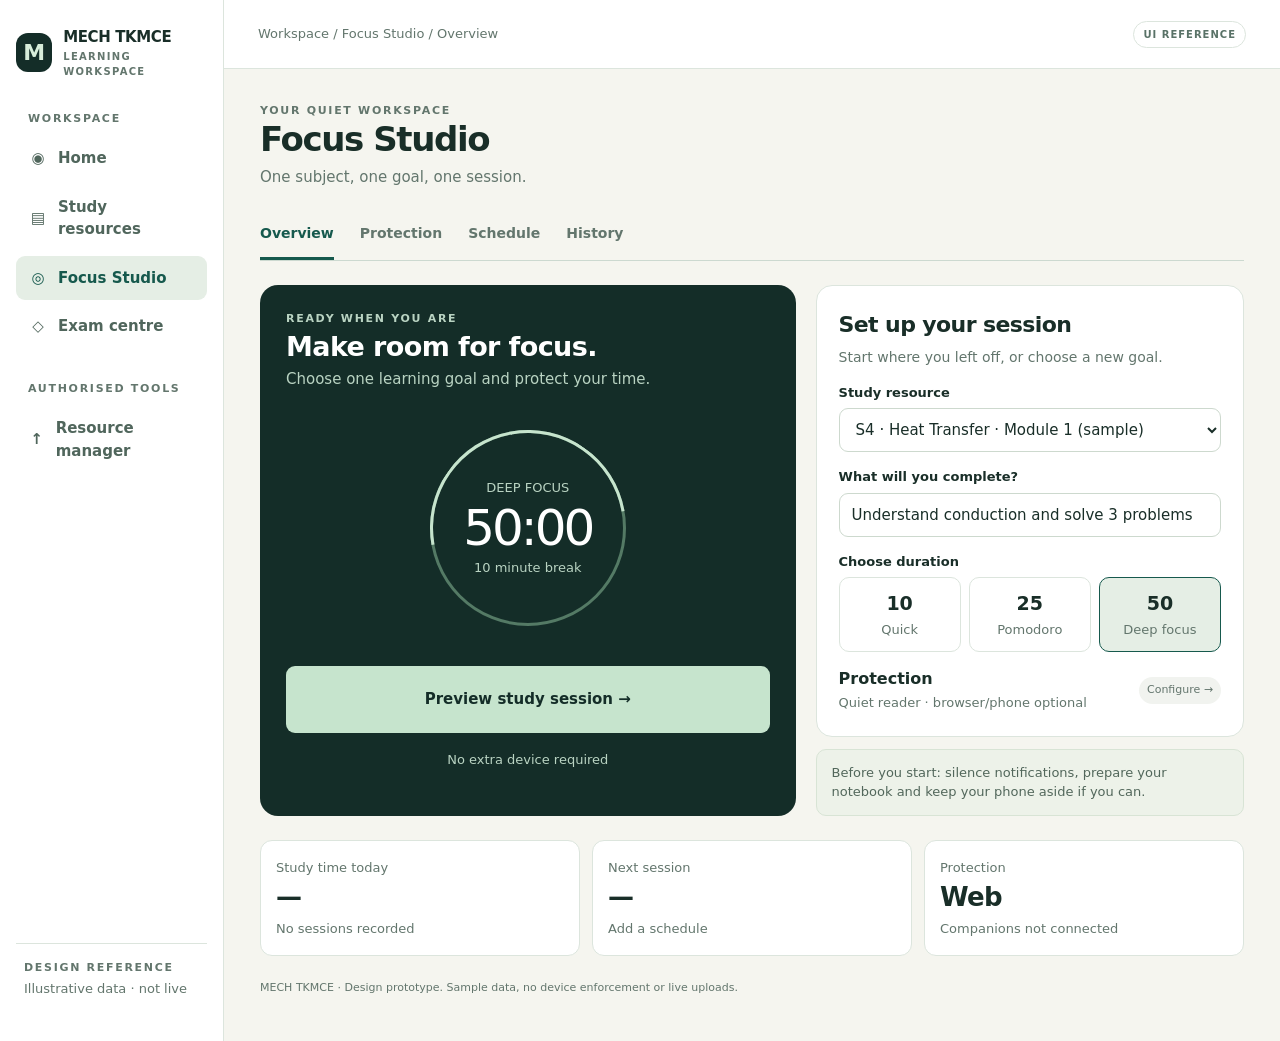
<file: design_pack/MECH_TKMCE_Unified_Upgrade/design/index.html>
<!doctype html><html lang="en"><head><meta charset="utf-8"><meta name="viewport" content="width=device-width, initial-scale=1"><title>Overview | MECH TKMCE UI reference</title><link rel="stylesheet" href="style.css"></head><body><div class="shell"><aside class="sidebar"><div class="brand"><div class="logo">M</div><div>MECH TKMCE<small>LEARNING WORKSPACE</small></div></div><div class="nav"><div class="eyebrow">Workspace</div><a class="" href="index.html"><span class="symbol">◉</span>Home</a><a class="" href="index.html"><span class="symbol">▤</span>Study resources</a><a class="active" href="index.html"><span class="symbol">◎</span>Focus Studio</a><a class="" href="index.html"><span class="symbol">◇</span>Exam centre</a></div><div class="nav"><div class="eyebrow">Authorised tools</div><a href="upload.html"><span class="symbol">↑</span>Resource manager</a></div><div class="sidebottom"><div class="eyebrow">Design reference</div><small>Illustrative data · not live</small></div></aside><main class="main"><header class="top"><div class="mobilebrand"><div class="brand"><div class="logo">M</div><div>MECH TKMCE<small>LEARNING WORKSPACE</small></div></div></div><div class="crumb">Workspace / Focus Studio / Overview</div><span class="demo">UI REFERENCE</span></header><div class="wrap"><div class="heading"><div><div class="eyebrow">Your quiet workspace</div><h1>Focus Studio</h1><p>One subject, one goal, one session.</p></div></div><div class="tabs"><a class="sel" href="index.html">Overview</a><a class="" href="protection.html">Protection</a><a class="" href="schedule.html">Schedule</a><a class="" href="history.html">History</a></div><div class="columns"><section class="hero"><div><div class="eyebrow">Ready when you are</div><h2>Make room for focus.</h2><p>Choose one learning goal and protect your time.</p></div><div class="timer"><small>DEEP FOCUS</small><span class="digits">50:00</span><small>10 minute break</small></div><a class="button light block" href="reader.html">Preview study session →</a><small style="text-align:center">No extra device required</small></section><div class="stack"><section class="card form"><div><h2>Set up your session</h2><p>Start where you left off, or choose a new goal.</p></div><div class="field"><label>Study resource</label><select><option>S4 · Heat Transfer · Module 1 (sample)</option><option>Paper study · No digital resource</option></select></div><div class="field"><label>What will you complete?</label><input value="Understand conduction and solve 3 problems"></div><div class="field"><label>Choose duration</label><div class="presets"><button class="preset"><strong>10</strong><small>Quick</small></button><button class="preset"><strong>25</strong><small>Pomodoro</small></button><button class="preset on"><strong>50</strong><small>Deep focus</small></button></div></div><a href="protection.html" class="row"><div><h3>Protection</h3><small>Quiet reader · browser/phone optional</small></div><span class="status">Configure →</span></a></section><div class="notice">Before you start: silence notifications, prepare your notebook and keep your phone aside if you can.</div></div></div><div class="stats"><div class="stat"><small>Study time today</small><strong>—</strong><small>No sessions recorded</small></div><div class="stat"><small>Next session</small><strong>—</strong><small>Add a schedule</small></div><div class="stat"><small>Protection</small><strong>Web</strong><small>Companions not connected</small></div></div><div class="footer">MECH TKMCE · Design prototype. Sample data, no device enforcement or live uploads.</div></div></main></div></body></html>
</file>
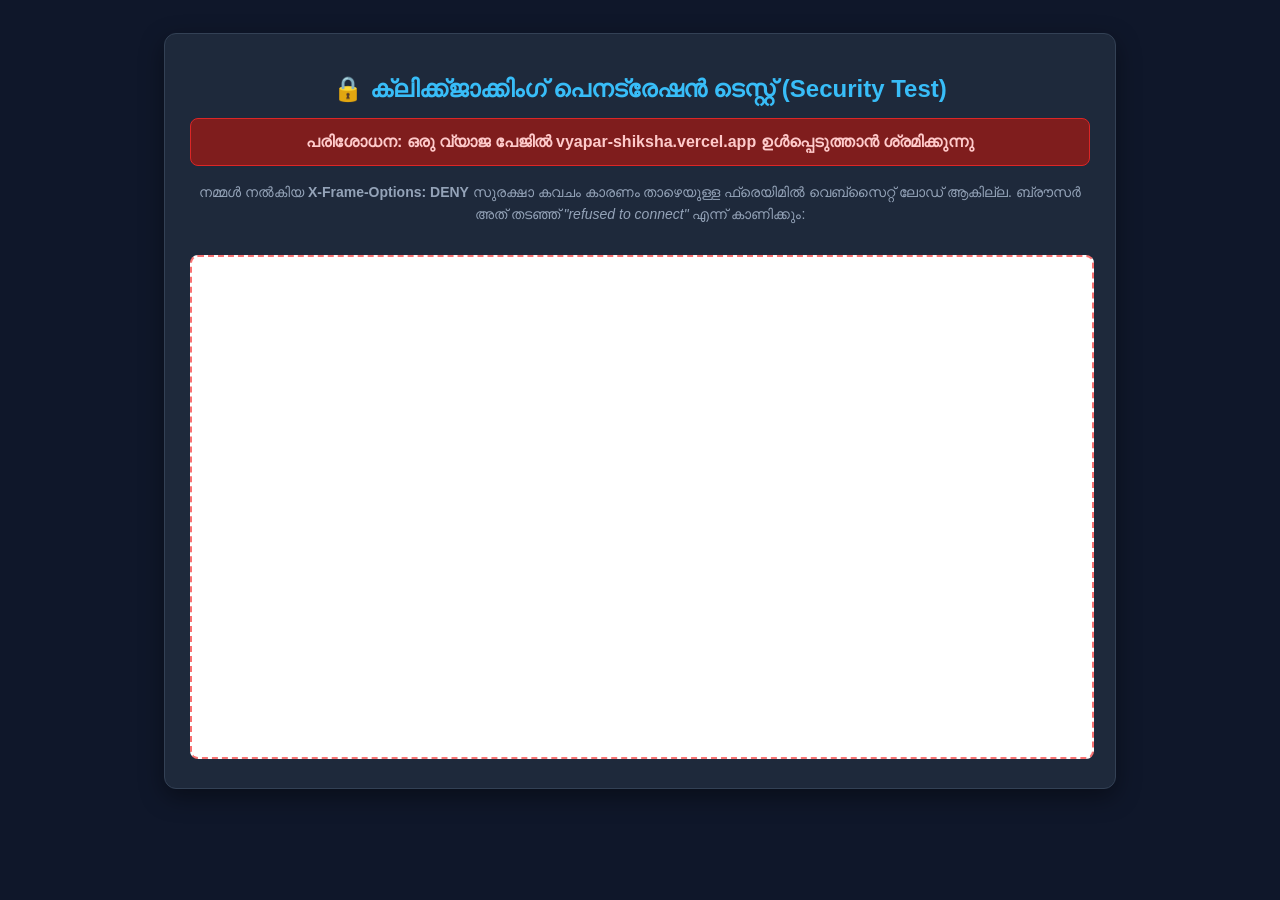
<file: clickjack-test.html>
<!DOCTYPE html>
<html lang="ml">
<head>
    <meta charset="UTF-8">
    <meta name="viewport" content="width=device-width, initial-scale=1.0">
    <title>ക്ലിക്ക്ജാക്കിംഗ് സുരക്ഷാ ടെസ്റ്റ് - Vyapar Shiksha</title>
    <style>
        body { font-family: -apple-system, BlinkMacSystemFont, 'Segoe UI', Roboto, sans-serif; padding: 25px; background: #0f172a; color: #f8fafc; text-align: center; }
        .card { background: #1e293b; padding: 25px; border-radius: 12px; max-width: 900px; margin: 0 auto; box-shadow: 0 8px 24px rgba(0,0,0,0.4); border: 1px solid #334155; }
        h1 { color: #38bdf8; font-size: 24px; margin-bottom: 12px; }
        .status-box { background: #7f1d1d; color: #fecaca; padding: 14px; border-radius: 8px; font-weight: 600; margin: 15px 0; border: 1px solid #dc2626; }
        iframe { border: 2px dashed #f87171; border-radius: 8px; width: 100%; height: 500px; margin-top: 15px; background: #ffffff; }
        .note { font-size: 14px; color: #94a3b8; margin-top: 15px; line-height: 1.6; }
    </style>
</head>
<body>
    <div class="card">
        <h1>🔒 ക്ലിക്ക്ജാക്കിംഗ് പെനട്രേഷൻ ടെസ്റ്റ് (Security Test)</h1>
        <div class="status-box">
            പരിശോധന: ഒരു വ്യാജ പേജിൽ vyapar-shiksha.vercel.app ഉൾപ്പെടുത്താൻ ശ്രമിക്കുന്നു
        </div>
        <p class="note">
            നമ്മൾ നൽകിയ <strong>X-Frame-Options: DENY</strong> സുരക്ഷാ കവചം കാരണം താഴെയുള്ള ഫ്രെയിമിൽ വെബ്സൈറ്റ് ലോഡ് ആകില്ല. ബ്രൗസർ അത് തടഞ്ഞ് <em>"refused to connect"</em> എന്ന് കാണിക്കും:
        </p>
        <iframe src="https://vyapar-shiksha.vercel.app"></iframe>
    </div>
</body>
</html>
</file>
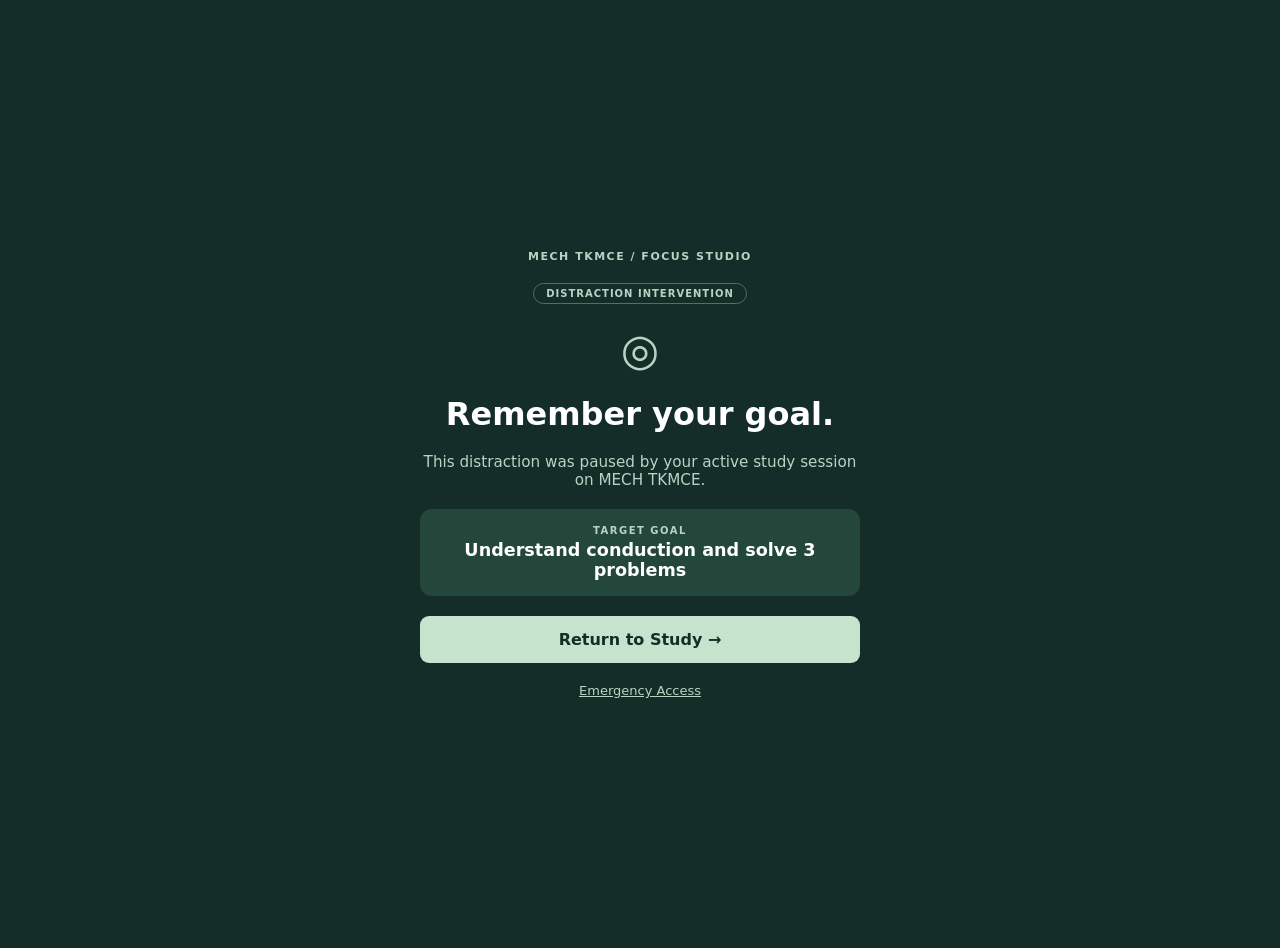
<file: extension/intervention.html>
<!doctype html>
<html lang="en">
<head>
  <meta charset="utf-8">
  <title>Remember your goal | MECH TKMCE</title>
  <style>
    body {
      margin: 0;
      background: #142D28;
      color: #FFFFFF;
      font-family: system-ui, -apple-system, sans-serif;
      min-height: 100vh;
      display: grid;
      place-items: center;
      padding: 24px;
      text-align: center;
    }
    main {
      max-width: 440px;
      width: 100%;
      display: grid;
      gap: 20px;
    }
    .eyebrow {
      font-size: 11px;
      letter-spacing: 1.5px;
      text-transform: uppercase;
      color: #B9D3C2;
      font-weight: 700;
    }
    .badge {
      display: inline-block;
      font-size: 10px;
      letter-spacing: 1px;
      font-weight: 700;
      color: #B9D3C2;
      border: 1px solid #507265;
      border-radius: 20px;
      padding: 4px 12px;
      justify-self: center;
    }
    h1 {
      font-size: 2rem;
      margin: 0;
    }
    p {
      color: #B9D3C2;
      font-size: 0.95rem;
      margin: 0;
    }
    .goal-box {
      background: #24473b;
      padding: 16px;
      border-radius: 12px;
    }
    .btn {
      display: block;
      background: #C6E4CD;
      color: #142D28;
      padding: 14px;
      border-radius: 9px;
      font-weight: 700;
      text-decoration: none;
      font-size: 1rem;
    }
    .links {
      display: flex;
      justify-content: center;
      gap: 20px;
      font-size: 13px;
    }
    .links a {
      color: #B9D3C2;
      text-decoration: underline;
    }
  </style>
</head>
<body>
  <main>
    <div class="eyebrow">MECH TKMCE / FOCUS STUDIO</div>
    <div class="badge">DISTRACTION INTERVENTION</div>
    <div style="font-size: 44px; color: #B9D3C2;">◎</div>
    <h1>Remember your goal.</h1>
    <p>This distraction was paused by your active study session on MECH TKMCE.</p>
    <div class="goal-box">
      <div class="eyebrow" style="font-size: 10px; margin-bottom: 4px;">TARGET GOAL</div>
      <h3 style="margin: 0; font-size: 1.1rem;">Understand conduction and solve 3 problems</h3>
    </div>
    <a href="https://mechtkmce.vercel.app/#focus" class="btn" target="_blank">Return to Study &rarr;</a>
    <div class="links">
      <a href="https://mechtkmce.vercel.app/#dashboard">Emergency Access</a>
    </div>
  </main>
</body>
</html>
</file>
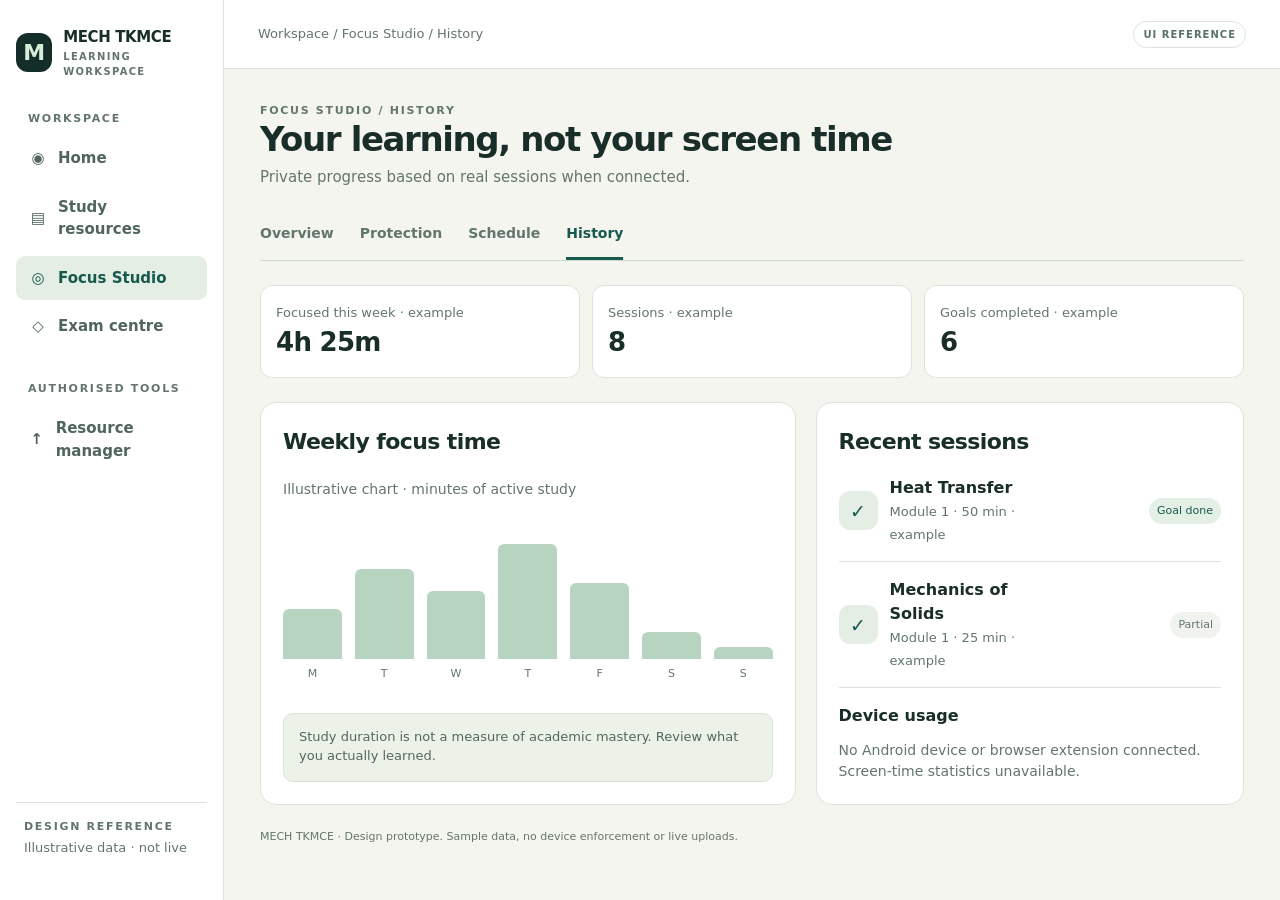
<file: design_pack/MECH_TKMCE_Unified_Upgrade/design/history.html>
<!doctype html><html lang="en"><head><meta charset="utf-8"><meta name="viewport" content="width=device-width, initial-scale=1"><title>History | MECH TKMCE UI reference</title><link rel="stylesheet" href="style.css"></head><body><div class="shell"><aside class="sidebar"><div class="brand"><div class="logo">M</div><div>MECH TKMCE<small>LEARNING WORKSPACE</small></div></div><div class="nav"><div class="eyebrow">Workspace</div><a class="" href="index.html"><span class="symbol">◉</span>Home</a><a class="" href="index.html"><span class="symbol">▤</span>Study resources</a><a class="active" href="index.html"><span class="symbol">◎</span>Focus Studio</a><a class="" href="index.html"><span class="symbol">◇</span>Exam centre</a></div><div class="nav"><div class="eyebrow">Authorised tools</div><a href="upload.html"><span class="symbol">↑</span>Resource manager</a></div><div class="sidebottom"><div class="eyebrow">Design reference</div><small>Illustrative data · not live</small></div></aside><main class="main"><header class="top"><div class="mobilebrand"><div class="brand"><div class="logo">M</div><div>MECH TKMCE<small>LEARNING WORKSPACE</small></div></div></div><div class="crumb">Workspace / Focus Studio / History</div><span class="demo">UI REFERENCE</span></header><div class="wrap"><div class="heading"><div><div class="eyebrow">Focus Studio / history</div><h1>Your learning, not your screen time</h1><p>Private progress based on real sessions when connected.</p></div></div><div class="tabs"><a class="" href="index.html">Overview</a><a class="" href="protection.html">Protection</a><a class="" href="schedule.html">Schedule</a><a class="sel" href="history.html">History</a></div><div class="stats"><div class="stat"><small>Focused this week · example</small><strong>4h 25m</strong></div><div class="stat"><small>Sessions · example</small><strong>8</strong></div><div class="stat"><small>Goals completed · example</small><strong>6</strong></div></div><div class="columns"><section class="card stack"><h2>Weekly focus time</h2><p>Illustrative chart · minutes of active study</p><div class="chart"><div class="bar" style="height:40%"><span>M</span></div><div class="bar" style="height:72%"><span>T</span></div><div class="bar" style="height:55%"><span>W</span></div><div class="bar" style="height:92%"><span>T</span></div><div class="bar" style="height:61%"><span>F</span></div><div class="bar" style="height:22%"><span>S</span></div><div class="bar" style="height:10%"><span>S</span></div></div><div style="height:24px"></div><div class="notice">Study duration is not a measure of academic mastery. Review what you actually learned.</div></section><section class="card stack"><h2>Recent sessions</h2><div class="row"><div class="left"><span class="ico">✓</span><div><h3>Heat Transfer</h3><small>Module 1 · 50 min · example</small></div></div><span class="status good">Goal done</span></div><div class="line"></div><div class="row"><div class="left"><span class="ico">✓</span><div><h3>Mechanics of Solids</h3><small>Module 1 · 25 min · example</small></div></div><span class="status ">Partial</span></div><div class="line"></div><h3>Device usage</h3><p>No Android device or browser extension connected. Screen-time statistics unavailable.</p></section></div><div class="footer">MECH TKMCE · Design prototype. Sample data, no device enforcement or live uploads.</div></div></main></div></body></html>
</file>
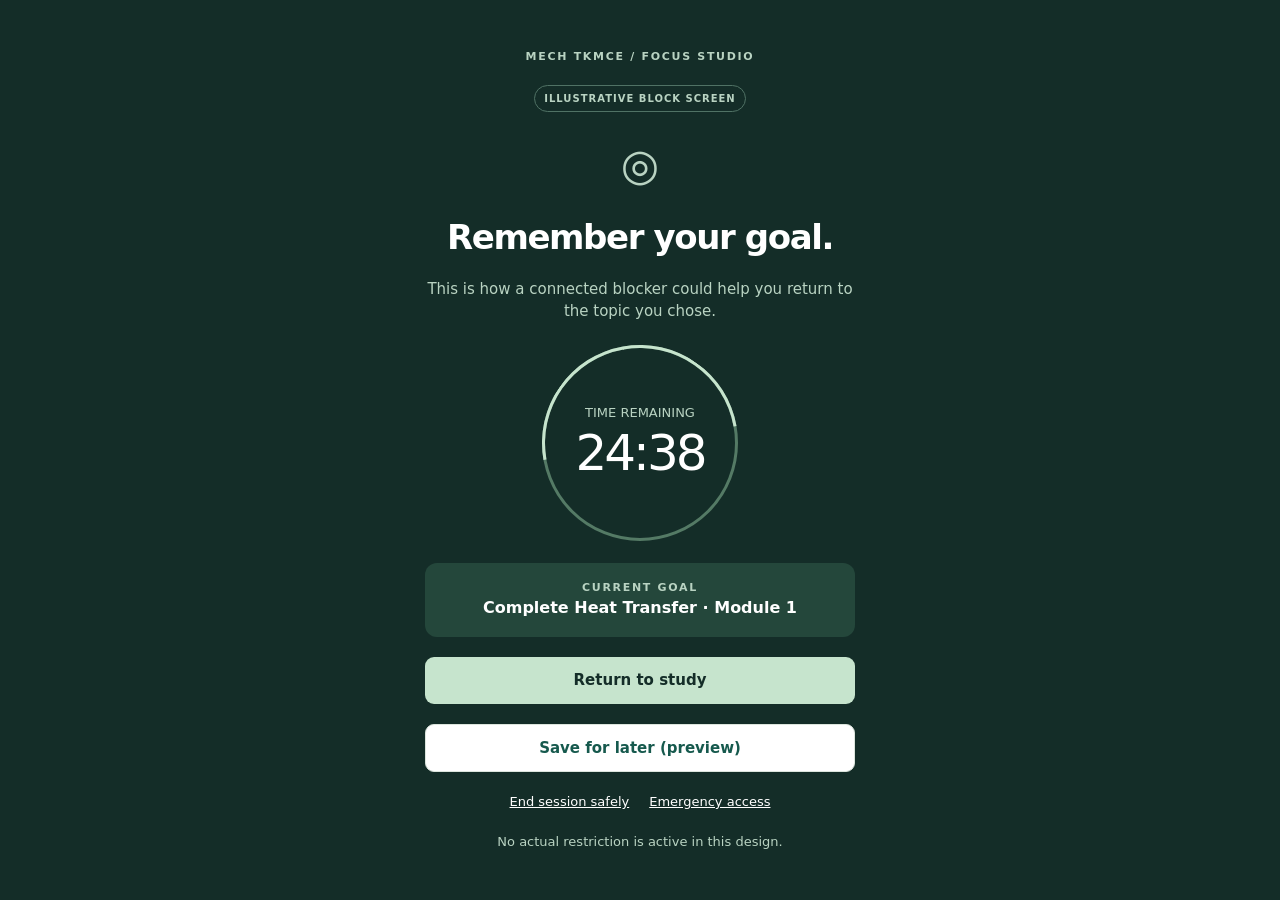
<file: design_pack/MECH_TKMCE_Unified_Upgrade/design/intervention.html>
<!doctype html><html lang="en"><head><meta charset="utf-8"><meta name="viewport" content="width=device-width,initial-scale=1"><title>Restriction screen | design reference</title><link rel="stylesheet" href="style.css"></head><body style="background:#142d28;color:white;min-height:100vh;display:grid;place-items:center;padding:18px"><main style="max-width:430px;width:100%;display:grid;gap:20px;text-align:center"><div class="eyebrow" style="color:#b9d3c2">MECH TKMCE / FOCUS STUDIO</div><span class="demo" style="color:#b9d3c2;border-color:#507265;justify-self:center">ILLUSTRATIVE BLOCK SCREEN</span><div style="font-size:44px;color:#b9d3c2">◎</div><h1>Remember your goal.</h1><p style="color:#b9d3c2">This is how a connected blocker could help you return to the topic you chose.</p><div class="timer"><small style="color:#b9d3c2">TIME REMAINING</small><span class="digits">24:38</span></div><div style="padding:17px;border-radius:12px;background:#24473b"><div class="eyebrow" style="color:#b9d3c2">CURRENT GOAL</div><h3>Complete Heat Transfer · Module 1</h3></div><a href="reader.html" class="button light block">Return to study</a><button class="button secondary" onclick="alert('Design reference: no device is restricted')">Save for later (preview)</button><div style="display:flex;justify-content:center;gap:20px;font-size:13px"><a href="index.html" style="text-decoration:underline">End session safely</a><a href="index.html" style="text-decoration:underline">Emergency access</a></div><small style="color:#b9d3c2">No actual restriction is active in this design.</small></main></body></html>
</file>
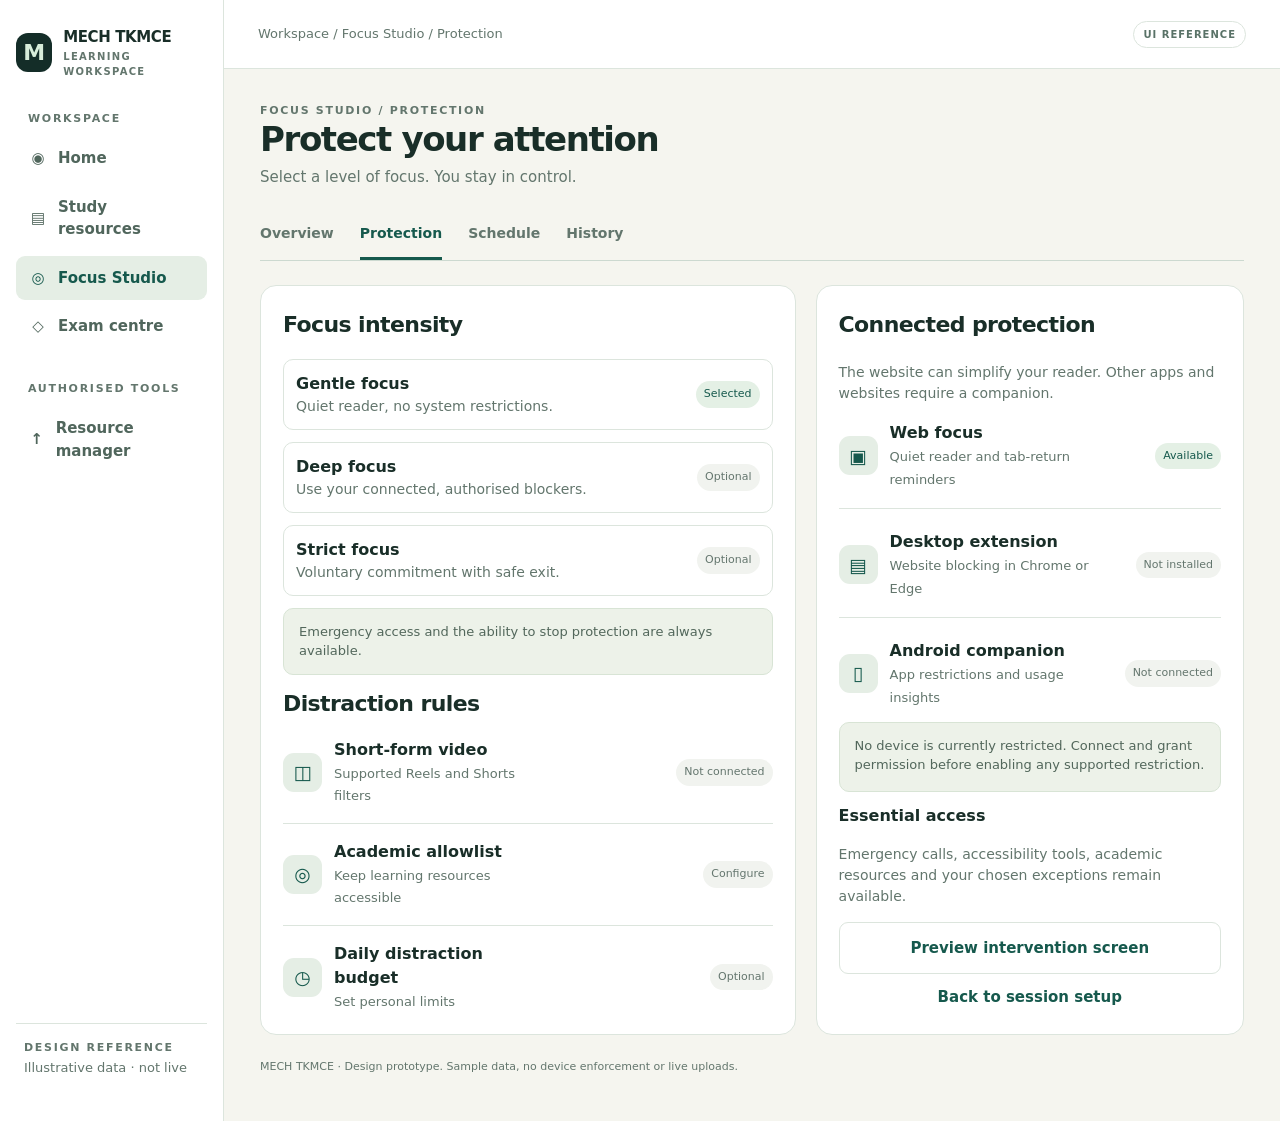
<file: design_pack/MECH_TKMCE_Unified_Upgrade/design/protection.html>
<!doctype html><html lang="en"><head><meta charset="utf-8"><meta name="viewport" content="width=device-width, initial-scale=1"><title>Protection | MECH TKMCE UI reference</title><link rel="stylesheet" href="style.css"></head><body><div class="shell"><aside class="sidebar"><div class="brand"><div class="logo">M</div><div>MECH TKMCE<small>LEARNING WORKSPACE</small></div></div><div class="nav"><div class="eyebrow">Workspace</div><a class="" href="index.html"><span class="symbol">◉</span>Home</a><a class="" href="index.html"><span class="symbol">▤</span>Study resources</a><a class="active" href="index.html"><span class="symbol">◎</span>Focus Studio</a><a class="" href="index.html"><span class="symbol">◇</span>Exam centre</a></div><div class="nav"><div class="eyebrow">Authorised tools</div><a href="upload.html"><span class="symbol">↑</span>Resource manager</a></div><div class="sidebottom"><div class="eyebrow">Design reference</div><small>Illustrative data · not live</small></div></aside><main class="main"><header class="top"><div class="mobilebrand"><div class="brand"><div class="logo">M</div><div>MECH TKMCE<small>LEARNING WORKSPACE</small></div></div></div><div class="crumb">Workspace / Focus Studio / Protection</div><span class="demo">UI REFERENCE</span></header><div class="wrap"><div class="heading"><div><div class="eyebrow">Focus Studio / protection</div><h1>Protect your attention</h1><p>Select a level of focus. You stay in control.</p></div></div><div class="tabs"><a class="" href="index.html">Overview</a><a class="sel" href="protection.html">Protection</a><a class="" href="schedule.html">Schedule</a><a class="" href="history.html">History</a></div><div class="columns"><section class="card stack"><h2>Focus intensity</h2><div class="file row"><div><h3>Gentle focus</h3><p>Quiet reader, no system restrictions.</p></div><span class="status good">Selected</span></div><div class="file row"><div><h3>Deep focus</h3><p>Use your connected, authorised blockers.</p></div><span class="status">Optional</span></div><div class="file row"><div><h3>Strict focus</h3><p>Voluntary commitment with safe exit.</p></div><span class="status">Optional</span></div><div class="notice">Emergency access and the ability to stop protection are always available.</div><h2>Distraction rules</h2><div class="row"><div class="left"><span class="ico">◫</span><div><h3>Short-form video</h3><small>Supported Reels and Shorts filters</small></div></div><span class="status ">Not connected</span></div><div class="line"></div><div class="row"><div class="left"><span class="ico">◎</span><div><h3>Academic allowlist</h3><small>Keep learning resources accessible</small></div></div><span class="status ">Configure</span></div><div class="line"></div><div class="row"><div class="left"><span class="ico">◷</span><div><h3>Daily distraction budget</h3><small>Set personal limits</small></div></div><span class="status ">Optional</span></div></section><section class="card stack"><h2>Connected protection</h2><p>The website can simplify your reader. Other apps and websites require a companion.</p><div class="row"><div class="left"><span class="ico">▣</span><div><h3>Web focus</h3><small>Quiet reader and tab-return reminders</small></div></div><span class="status good">Available</span></div><div class="line"></div><div class="row"><div class="left"><span class="ico">▤</span><div><h3>Desktop extension</h3><small>Website blocking in Chrome or Edge</small></div></div><span class="status ">Not installed</span></div><div class="line"></div><div class="row"><div class="left"><span class="ico">▯</span><div><h3>Android companion</h3><small>App restrictions and usage insights</small></div></div><span class="status ">Not connected</span></div><div class="notice">No device is currently restricted. Connect and grant permission before enabling any supported restriction.</div><h3>Essential access</h3><p>Emergency calls, accessibility tools, academic resources and your chosen exceptions remain available.</p><a class="button secondary" href="intervention.html">Preview intervention screen</a><a href="index.html" style="text-align:center;color:#16594d;font-weight:650">Back to session setup</a></section></div><div class="footer">MECH TKMCE · Design prototype. Sample data, no device enforcement or live uploads.</div></div></main></div></body></html>
</file>
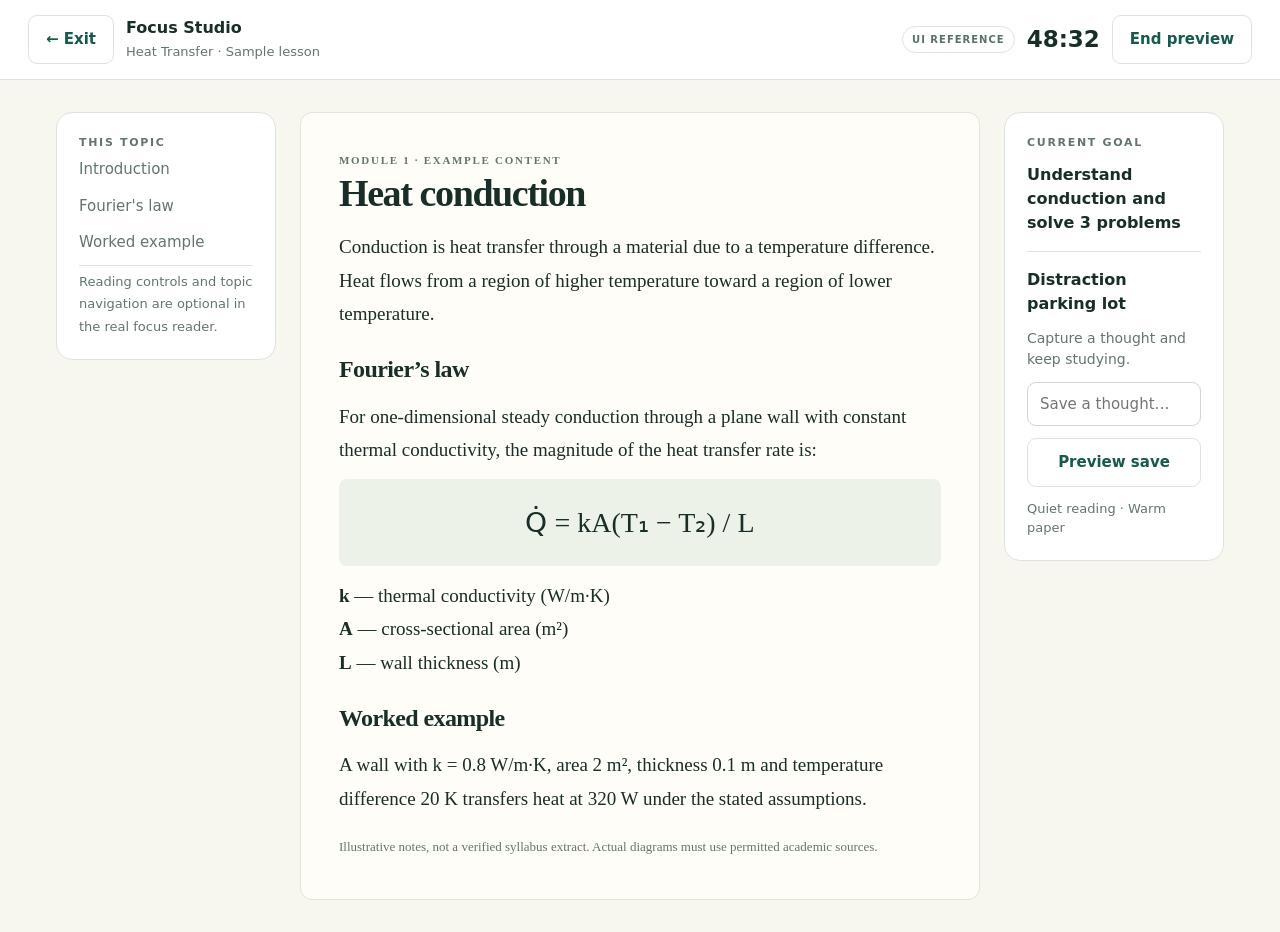
<file: design_pack/MECH_TKMCE_Unified_Upgrade/design/reader.html>
<!doctype html><html lang="en"><head><meta charset="utf-8"><meta name="viewport" content="width=device-width,initial-scale=1"><title>Quiet reader | MECH TKMCE</title><link rel="stylesheet" href="style.css"></head><body class="reader"><header class="readerbar"><div class="left"><a href="index.html" class="button secondary">← Exit</a><div><h3>Focus Studio</h3><span class="muted">Heat Transfer · Sample lesson</span></div></div><div class="left"><span class="demo">UI REFERENCE</span><strong style="font-size:23px;font-variant-numeric:tabular-nums">48:32</strong><a class="button secondary" href="index.html">End preview</a></div></header><main class="reading"><aside class="card"><div class="eyebrow">This topic</div><a href="#intro">Introduction</a><a href="#law">Fourier's law</a><a href="#example">Worked example</a><div class="line"></div><small>Reading controls and topic navigation are optional in the real focus reader.</small></aside><article><div class="eyebrow">Module 1 · Example content</div><h1 id="intro">Heat conduction</h1><p>Conduction is heat transfer through a material due to a temperature difference. Heat flows from a region of higher temperature toward a region of lower temperature.</p><h2 id="law">Fourier’s law</h2><p>For one-dimensional steady conduction through a plane wall with constant thermal conductivity, the magnitude of the heat transfer rate is:</p><div class="equation">Q̇ = kA(T₁ − T₂) / L</div><p><b>k</b> — thermal conductivity (W/m·K)<br><b>A</b> — cross-sectional area (m²)<br><b>L</b> — wall thickness (m)</p><h2 id="example">Worked example</h2><p>A wall with k = 0.8 W/m·K, area 2 m², thickness 0.1 m and temperature difference 20 K transfers heat at 320 W under the stated assumptions.</p><small>Illustrative notes, not a verified syllabus extract. Actual diagrams must use permitted academic sources.</small></article><aside class="card stack"><div class="eyebrow">Current goal</div><h3>Understand conduction and solve 3 problems</h3><div class="line"></div><h3>Distraction parking lot</h3><p>Capture a thought and keep studying.</p><div class="field"><input placeholder="Save a thought…"></div><button class="button secondary" onclick="alert('Design preview: thought not saved')">Preview save</button><small>Quiet reading · Warm paper</small></aside></main></body></html>
</file>
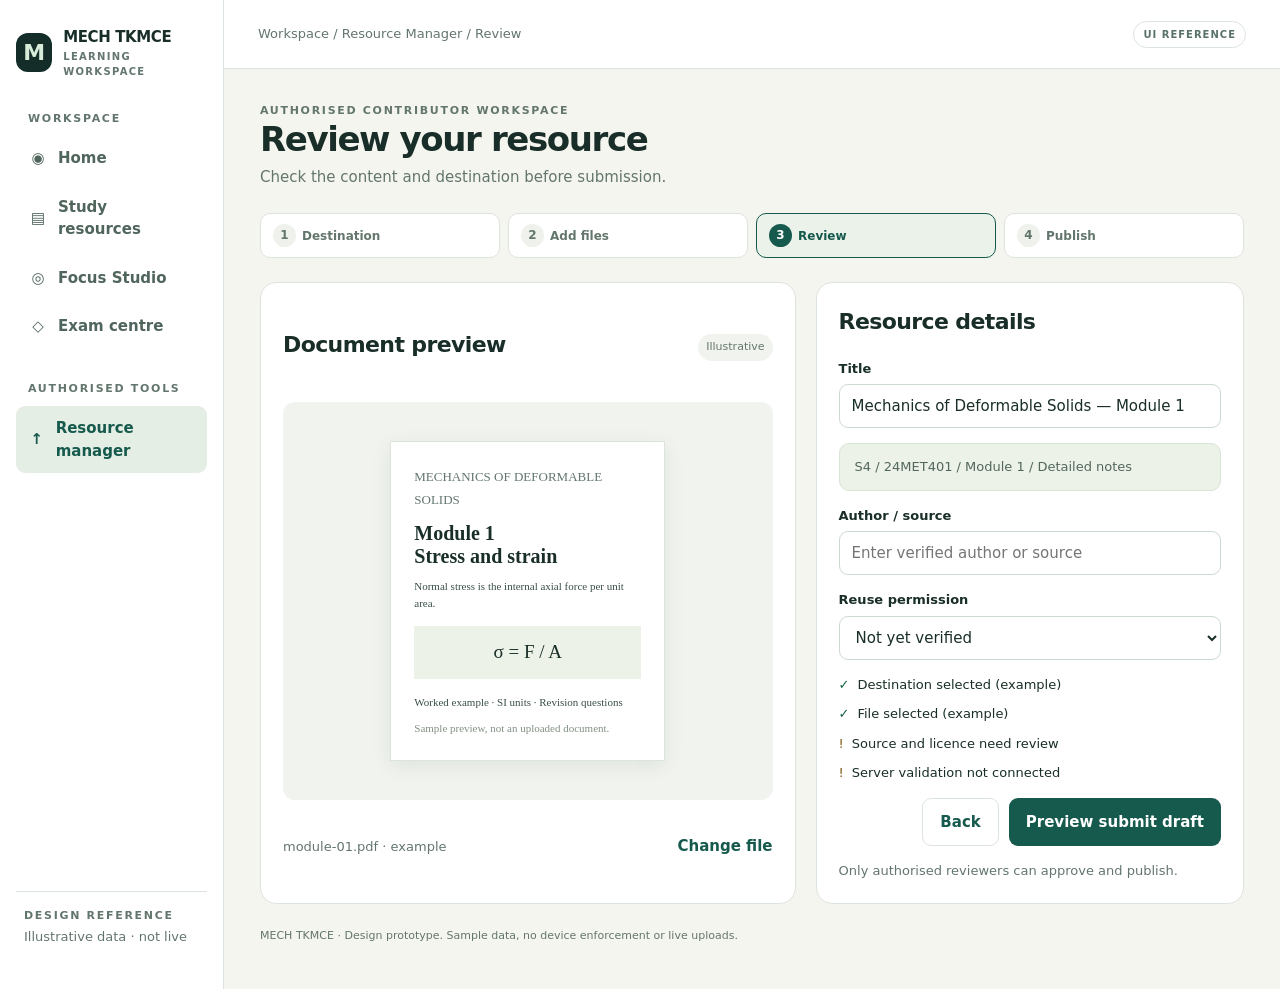
<file: design_pack/MECH_TKMCE_Unified_Upgrade/design/review.html>
<!doctype html><html lang="en"><head><meta charset="utf-8"><meta name="viewport" content="width=device-width, initial-scale=1"><title>Review | MECH TKMCE UI reference</title><link rel="stylesheet" href="style.css"></head><body><div class="shell"><aside class="sidebar"><div class="brand"><div class="logo">M</div><div>MECH TKMCE<small>LEARNING WORKSPACE</small></div></div><div class="nav"><div class="eyebrow">Workspace</div><a class="" href="index.html"><span class="symbol">◉</span>Home</a><a class="" href="index.html"><span class="symbol">▤</span>Study resources</a><a class="" href="index.html"><span class="symbol">◎</span>Focus Studio</a><a class="" href="index.html"><span class="symbol">◇</span>Exam centre</a></div><div class="nav"><div class="eyebrow">Authorised tools</div><a class="active" href="upload.html"><span class="symbol">↑</span>Resource manager</a></div><div class="sidebottom"><div class="eyebrow">Design reference</div><small>Illustrative data · not live</small></div></aside><main class="main"><header class="top"><div class="mobilebrand"><div class="brand"><div class="logo">M</div><div>MECH TKMCE<small>LEARNING WORKSPACE</small></div></div></div><div class="crumb">Workspace / Resource Manager / Review</div><span class="demo">UI REFERENCE</span></header><div class="wrap"><div class="heading"><div><div class="eyebrow">Authorised contributor workspace</div><h1>Review your resource</h1><p>Check the content and destination before submission.</p></div></div><div class="steps"><div class="step "><b>1</b>Destination</div><div class="step "><b>2</b>Add files</div><div class="step on"><b>3</b>Review</div><div class="step "><b>4</b>Publish</div></div><div class="columns"><section class="card stack"><div class="row"><h2>Document preview</h2><span class="status">Illustrative</span></div><div class="preview"><div class="page"><small>MECHANICS OF DEFORMABLE SOLIDS</small><h3 style="font:700 20px Georgia,serif;margin-top:12px">Module 1<br>Stress and strain</h3><p>Normal stress is the internal axial force per unit area.</p><div style="text-align:center;background:#edf2e8;padding:12px;margin:15px 0;font-size:19px">σ = F / A</div><p>Worked example · SI units · Revision questions</p><p style="color:#829184">Sample preview, not an uploaded document.</p></div></div><div class="row"><small>module-01.pdf · example</small><a href="upload.html" style="color:#16594d;font-weight:700">Change file</a></div></section><section class="card form"><h2>Resource details</h2><div class="field"><label>Title</label><input value="Mechanics of Deformable Solids — Module 1"></div><div class="notice">S4 / 24MET401 / Module 1 / Detailed notes</div><div class="field"><label>Author / source</label><input placeholder="Enter verified author or source"></div><div class="field"><label>Reuse permission</label><select><option>Not yet verified</option><option>Original author permission</option><option>Open licence</option></select></div><div class="checklist"><div><span class="check">✓</span> Destination selected (example)</div><div><span class="check">✓</span> File selected (example)</div><div><span style="color:#825b17">!</span> Source and licence need review</div><div><span style="color:#825b17">!</span> Server validation not connected</div></div><div class="actions"><a class="button secondary" href="upload.html">Back</a><button class="button" onclick="alert('Design preview only. No draft or file is uploaded.')">Preview submit draft</button></div><small>Only authorised reviewers can approve and publish.</small></section></div><div class="footer">MECH TKMCE · Design prototype. Sample data, no device enforcement or live uploads.</div></div></main></div></body></html>
</file>
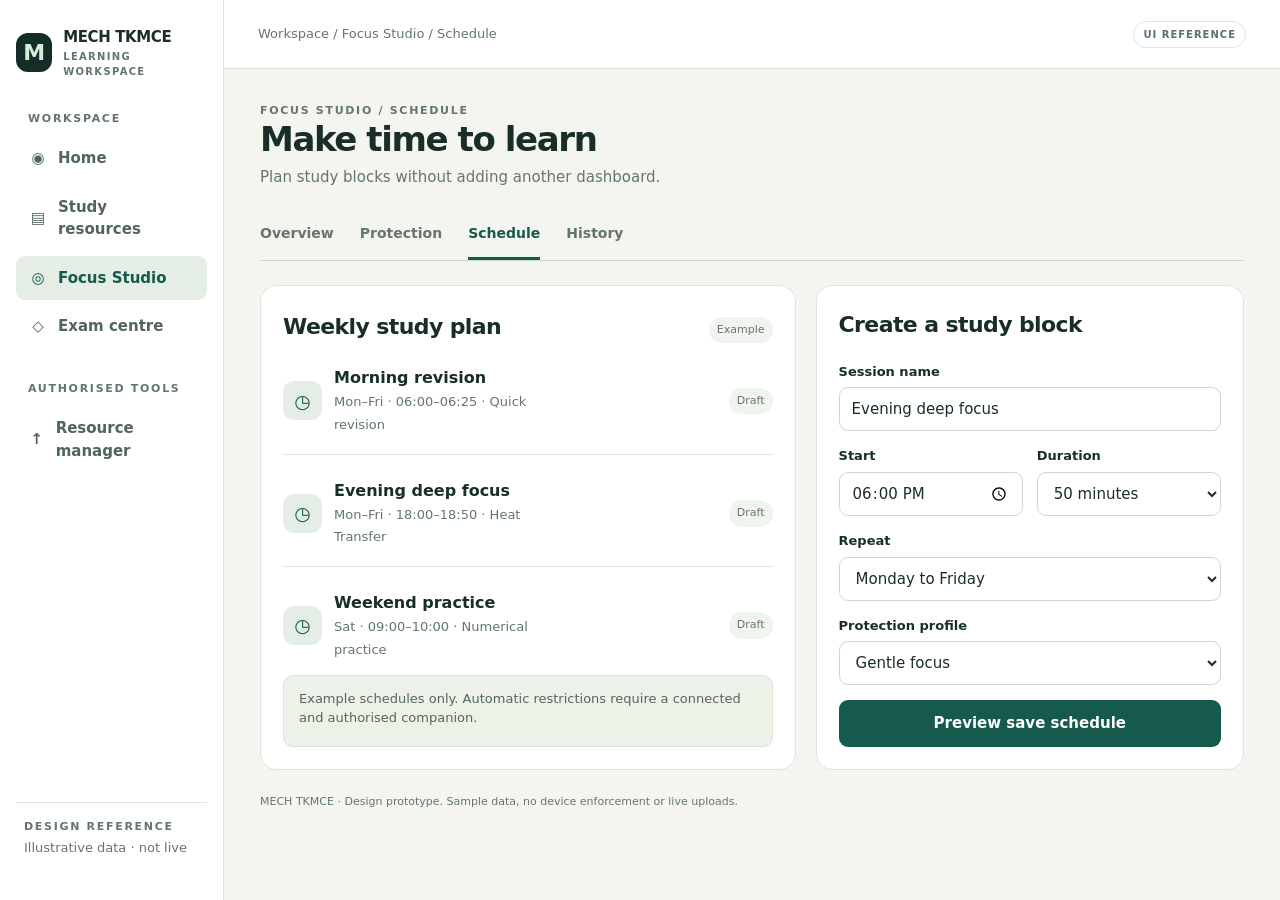
<file: design_pack/MECH_TKMCE_Unified_Upgrade/design/schedule.html>
<!doctype html><html lang="en"><head><meta charset="utf-8"><meta name="viewport" content="width=device-width, initial-scale=1"><title>Schedule | MECH TKMCE UI reference</title><link rel="stylesheet" href="style.css"></head><body><div class="shell"><aside class="sidebar"><div class="brand"><div class="logo">M</div><div>MECH TKMCE<small>LEARNING WORKSPACE</small></div></div><div class="nav"><div class="eyebrow">Workspace</div><a class="" href="index.html"><span class="symbol">◉</span>Home</a><a class="" href="index.html"><span class="symbol">▤</span>Study resources</a><a class="active" href="index.html"><span class="symbol">◎</span>Focus Studio</a><a class="" href="index.html"><span class="symbol">◇</span>Exam centre</a></div><div class="nav"><div class="eyebrow">Authorised tools</div><a href="upload.html"><span class="symbol">↑</span>Resource manager</a></div><div class="sidebottom"><div class="eyebrow">Design reference</div><small>Illustrative data · not live</small></div></aside><main class="main"><header class="top"><div class="mobilebrand"><div class="brand"><div class="logo">M</div><div>MECH TKMCE<small>LEARNING WORKSPACE</small></div></div></div><div class="crumb">Workspace / Focus Studio / Schedule</div><span class="demo">UI REFERENCE</span></header><div class="wrap"><div class="heading"><div><div class="eyebrow">Focus Studio / schedule</div><h1>Make time to learn</h1><p>Plan study blocks without adding another dashboard.</p></div></div><div class="tabs"><a class="" href="index.html">Overview</a><a class="" href="protection.html">Protection</a><a class="sel" href="schedule.html">Schedule</a><a class="" href="history.html">History</a></div><div class="columns"><section class="card stack"><div class="row"><h2>Weekly study plan</h2><span class="status">Example</span></div><div class="row"><div class="left"><span class="ico">◷</span><div><h3>Morning revision</h3><small>Mon–Fri · 06:00–06:25 · Quick revision</small></div></div><span class="status ">Draft</span></div><div class="line"></div><div class="row"><div class="left"><span class="ico">◷</span><div><h3>Evening deep focus</h3><small>Mon–Fri · 18:00–18:50 · Heat Transfer</small></div></div><span class="status ">Draft</span></div><div class="line"></div><div class="row"><div class="left"><span class="ico">◷</span><div><h3>Weekend practice</h3><small>Sat · 09:00–10:00 · Numerical practice</small></div></div><span class="status ">Draft</span></div><div class="notice">Example schedules only. Automatic restrictions require a connected and authorised companion.</div></section><section class="card form"><h2>Create a study block</h2><div class="field"><label>Session name</label><input value="Evening deep focus"></div><div class="grid2"><div class="field"><label>Start</label><input type="time" value="18:00"></div><div class="field"><label>Duration</label><select><option>50 minutes</option><option>25 minutes</option></select></div></div><div class="field"><label>Repeat</label><select><option>Monday to Friday</option><option>Every day</option></select></div><div class="field"><label>Protection profile</label><select><option>Gentle focus</option></select></div><button class="button" type="button" onclick="alert('Design preview: no schedule saved')">Preview save schedule</button></section></div><div class="footer">MECH TKMCE · Design prototype. Sample data, no device enforcement or live uploads.</div></div></main></div></body></html>
</file>
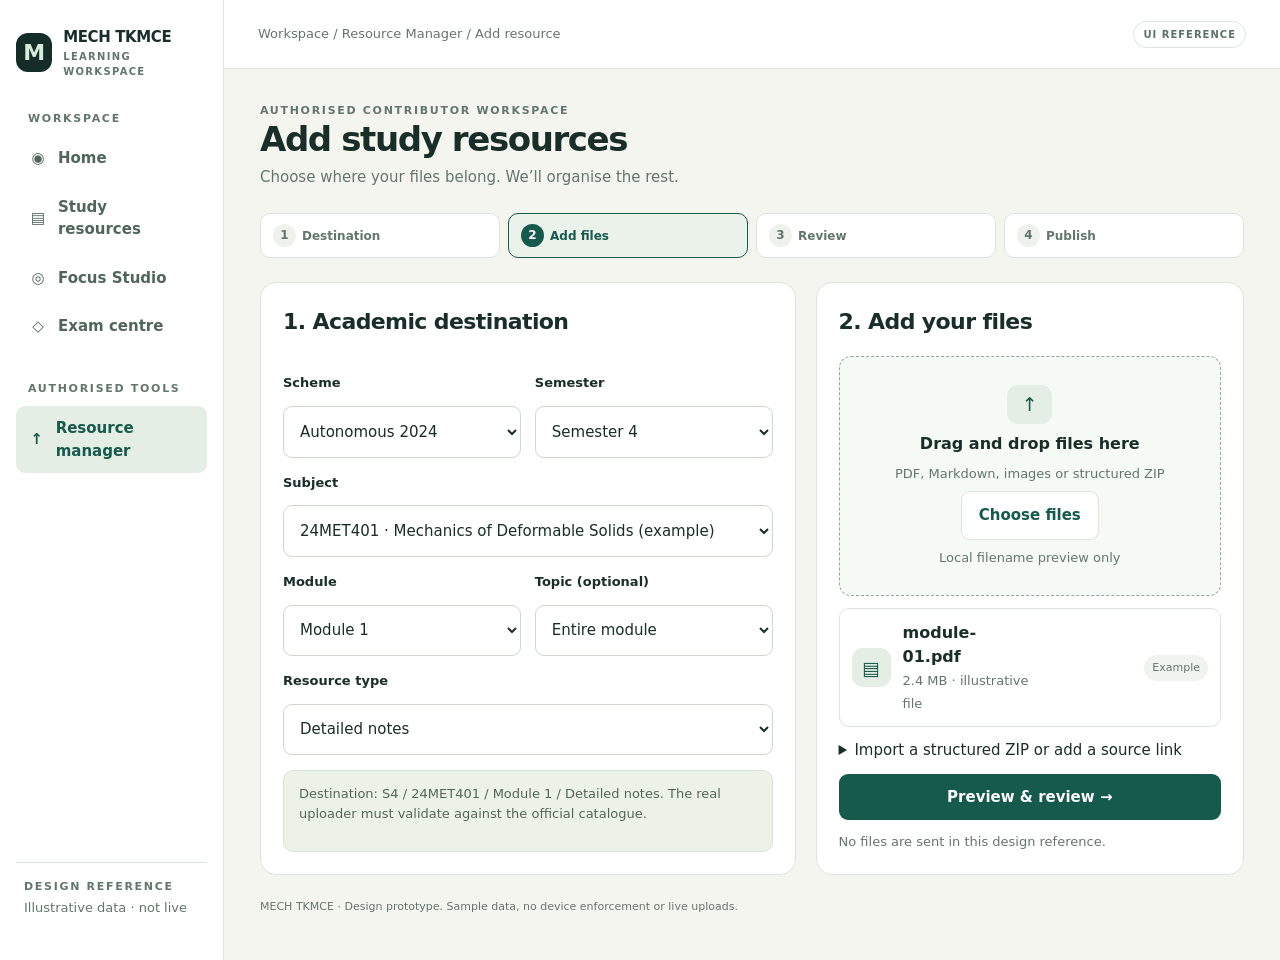
<file: design_pack/MECH_TKMCE_Unified_Upgrade/design/upload.html>
<!doctype html><html lang="en"><head><meta charset="utf-8"><meta name="viewport" content="width=device-width, initial-scale=1"><title>Add resource | MECH TKMCE UI reference</title><link rel="stylesheet" href="style.css"></head><body><div class="shell"><aside class="sidebar"><div class="brand"><div class="logo">M</div><div>MECH TKMCE<small>LEARNING WORKSPACE</small></div></div><div class="nav"><div class="eyebrow">Workspace</div><a class="" href="index.html"><span class="symbol">◉</span>Home</a><a class="" href="index.html"><span class="symbol">▤</span>Study resources</a><a class="" href="index.html"><span class="symbol">◎</span>Focus Studio</a><a class="" href="index.html"><span class="symbol">◇</span>Exam centre</a></div><div class="nav"><div class="eyebrow">Authorised tools</div><a class="active" href="upload.html"><span class="symbol">↑</span>Resource manager</a></div><div class="sidebottom"><div class="eyebrow">Design reference</div><small>Illustrative data · not live</small></div></aside><main class="main"><header class="top"><div class="mobilebrand"><div class="brand"><div class="logo">M</div><div>MECH TKMCE<small>LEARNING WORKSPACE</small></div></div></div><div class="crumb">Workspace / Resource Manager / Add resource</div><span class="demo">UI REFERENCE</span></header><div class="wrap"><div class="heading"><div><div class="eyebrow">Authorised contributor workspace</div><h1>Add study resources</h1><p>Choose where your files belong. We’ll organise the rest.</p></div></div><div class="steps"><div class="step "><b>1</b>Destination</div><div class="step on"><b>2</b>Add files</div><div class="step "><b>3</b>Review</div><div class="step "><b>4</b>Publish</div></div><div class="columns"><section class="card form"><h2>1. Academic destination</h2><div class="grid2"><div class="field"><label>Scheme</label><select><option>Autonomous 2024</option></select></div><div class="field"><label>Semester</label><select><option >Semester 1</option><option >Semester 2</option><option >Semester 3</option><option selected>Semester 4</option><option >Semester 5</option><option >Semester 6</option><option >Semester 7</option><option >Semester 8</option></select></div></div><div class="field"><label>Subject</label><select><option>24MET401 · Mechanics of Deformable Solids (example)</option></select></div><div class="grid2"><div class="field"><label>Module</label><select><option>Module 1</option><option>Course-wide resource</option></select></div><div class="field"><label>Topic (optional)</label><select><option>Entire module</option></select></div></div><div class="field"><label>Resource type</label><select><option>Detailed notes</option><option>Short notes</option><option>PYQ</option><option>Formula sheet</option><option>Diagram</option><option>Laboratory notes</option><option>Video reference</option></select></div><div class="notice">Destination: S4 / 24MET401 / Module 1 / Detailed notes. The real uploader must validate against the official catalogue.</div></section><section class="card stack"><h2>2. Add your files</h2><div class="drop"><span class="ico">↑</span><h3>Drag and drop files here</h3><small>PDF, Markdown, images or structured ZIP</small><label class="button secondary" for="fileinput">Choose files</label><input id="fileinput" type="file" multiple hidden onchange="document.getElementById('chosen').textContent=Array.from(this.files).map(f=>f.name).join(', ')"><small id="chosen">Local filename preview only</small></div><div class="file row"><div class="left"><span class="ico">▤</span><div><h3>module-01.pdf</h3><small>2.4 MB · illustrative file</small></div></div><span class="status">Example</span></div><details><summary>Import a structured ZIP or add a source link</summary><p>Production import checks the manifest, file types, checksums and permissions.</p></details><a class="button block" href="review.html">Preview &amp; review →</a><small>No files are sent in this design reference.</small></section></div><div class="footer">MECH TKMCE · Design prototype. Sample data, no device enforcement or live uploads.</div></div></main></div></body></html>
</file>
<file: design_pack/MECH_TKMCE_Unified_Upgrade/design/style.css>
:root{--ink:#192e28;--muted:#63766d;--green:#16594d;--deep:#142d28;--paper:#f5f5ef;--surface:#fff;--line:#dce5dd;--sage:#e5eee5;--accent:#bcdec8}*{box-sizing:border-box}body{margin:0;background:var(--paper);font:15px/1.5 system-ui,-apple-system,'Segoe UI',sans-serif;color:var(--ink)}button,select,input{font:inherit}a{color:inherit;text-decoration:none}h1,h2,h3,p{margin:0}h1{font-size:34px;line-height:1.17;letter-spacing:-1.4px;font-weight:720}h2{font-size:22px;letter-spacing:-.6px}h3{font-size:16px}small,.muted{color:var(--muted);font-size:13px}.eyebrow{font-size:11px;text-transform:uppercase;letter-spacing:1.7px;font-weight:750;color:var(--muted)}.shell{min-height:100vh;display:grid;grid-template-columns:224px minmax(0,1fr)}.sidebar{background:#fff;border-right:1px solid var(--line);padding:26px 16px;display:flex;flex-direction:column;gap:27px}.brand{display:flex;align-items:center;gap:11px;font-weight:800;letter-spacing:-.4px}.logo{width:39px;height:39px;border-radius:12px;background:var(--deep);color:#d7edda;display:grid;place-items:center;font-size:22px;font-weight:800}.brand small{display:block;font-size:10px;letter-spacing:1.3px;font-weight:600}.nav{display:grid;gap:4px}.nav a{padding:11px 12px;border-radius:9px;display:flex;align-items:center;gap:10px;color:#50665c;font-weight:550}.nav a.active{background:var(--sage);color:var(--green);font-weight:750}.nav .symbol{width:20px;text-align:center}.nav .eyebrow{padding:5px 12px}.sidebottom{margin-top:auto;border-top:1px solid var(--line);padding:16px 8px}.main{min-width:0}.top{height:69px;border-bottom:1px solid var(--line);background:#fff;display:flex;justify-content:space-between;align-items:center;padding:0 34px}.top .crumb{font-size:13px;color:var(--muted)}.demo{font-size:10px;letter-spacing:1px;font-weight:700;color:#597267;border:1px solid var(--line);border-radius:20px;padding:5px 9px}.wrap{max-width:1190px;margin:auto;padding:34px 36px 45px;display:grid;gap:24px}.heading{display:flex;justify-content:space-between;gap:18px;align-items:end}.heading p{color:var(--muted);margin-top:7px}.tabs{display:flex;gap:26px;border-bottom:1px solid #ccd9d0;overflow-x:auto}.tabs a{padding:10px 0 13px;white-space:nowrap;font-weight:600;color:var(--muted);font-size:14px}.tabs a.sel{border-bottom:3px solid var(--green);color:var(--green)}.columns{display:grid;grid-template-columns:1.25fr 1fr;gap:20px}.card{background:white;border:1px solid var(--line);border-radius:16px;padding:22px;min-width:0}.card h2{margin-bottom:6px}.card p{color:var(--muted);font-size:14px}.hero{background:var(--deep);color:#fff;border-radius:18px;padding:26px;display:grid;gap:17px}.hero .eyebrow,.hero p,.hero small{color:#b9d3c2}.hero h2{font-size:27px}.button{display:inline-flex;align-items:center;justify-content:center;gap:8px;background:var(--green);color:white;border:0;border-radius:9px;font-weight:700;padding:12px 17px;cursor:pointer;min-height:44px}.button.light{background:#c6e4cd;color:var(--deep)}.button.secondary{background:#fff;color:var(--green);border:1px solid var(--line)}.button.block{width:100%}.timer{width:196px;height:196px;position:relative;border:3px solid #547a65;border-radius:50%;display:flex;align-items:center;justify-content:center;flex-direction:column;margin:2px auto}.timer:before{content:'';position:absolute;inset:-3px;border:3px solid transparent;border-top-color:#c6e4cd;border-left-color:#c6e4cd;border-radius:50%;transform:rotate(35deg)}.digits{font-size:50px;letter-spacing:-3px;font-variant-numeric:tabular-nums;font-weight:520;line-height:1.2}.presets{display:grid;grid-template-columns:repeat(3,1fr);gap:8px}.preset{background:#fff;border:1px solid var(--line);padding:11px 8px;border-radius:10px;text-align:center;color:var(--ink)}.preset strong{font-size:19px;display:block}.preset.on{background:var(--sage);border:1.5px solid var(--green)}.stack{display:grid;gap:12px}.row{display:flex;align-items:center;justify-content:space-between;gap:12px}.left{display:flex;align-items:center;gap:12px;min-width:0}.ico{display:grid;place-items:center;flex:0 0 39px;height:39px;border-radius:11px;background:var(--sage);color:var(--green);font-size:19px}.line{height:1px;background:var(--line);margin:4px 0}.status{font-size:11px;color:#64766e;background:#f1f3ef;padding:5px 8px;border-radius:20px;white-space:nowrap}.status.good{color:#16594d;background:#e4f0e5}.status.warn{background:#f6edda;color:#825b17}.notice{background:#edf2e9;border:1px solid #d8e4d5;padding:13px 15px;border-radius:10px;font-size:13px;color:#52675b}.stats{display:grid;grid-template-columns:repeat(3,1fr);gap:12px}.stat strong{font-size:26px;letter-spacing:-.7px;display:block}.stat{border:1px solid var(--line);padding:15px;background:white;border-radius:12px}.form{display:grid;gap:15px}.field{display:grid;gap:6px}.field label{font-weight:650;font-size:13px}.field select,.field input{width:100%;border:1px solid #cdd9ce;border-radius:9px;min-height:44px;background:white;color:var(--ink);padding:9px 12px}.grid2{display:grid;grid-template-columns:1fr 1fr;gap:14px}.steps{display:flex;gap:8px;align-items:center}.step{flex:1;min-width:0;background:#fff;border:1px solid var(--line);border-radius:10px;padding:10px 12px;color:var(--muted);font-weight:650;font-size:12px}.step b{display:inline-grid;place-items:center;width:23px;height:23px;border-radius:50%;background:#eef1ec;margin-right:6px}.step.on{color:var(--green);border-color:var(--green);background:#eaf2e9}.step.on b{background:var(--green);color:#fff}.drop{padding:28px 12px;border:1.5px dashed #8da99a;background:#f6faf5;border-radius:12px;text-align:center;display:grid;gap:8px;justify-items:center}.drop .ico{width:45px}.file{border:1px solid var(--line);border-radius:10px;padding:12px}.preview{background:#f0f3ee;border-radius:12px;padding:16px;display:grid;place-items:center;min-height:245px}.page{background:#fff;width:min(100%,275px);padding:23px;box-shadow:0 5px 20px #142d2812;border:1px solid var(--line);font-family:Georgia,serif}.page p{font-size:11px;margin-top:10px;color:#394f44}.check{color:#176343;font-weight:700}.checklist{display:grid;gap:10px;font-size:13px}.checklist div{display:flex;align-items:center;gap:8px}.chart{display:flex;align-items:end;gap:13px;height:145px;padding-top:20px}.bar{flex:1;background:#b6d4bf;border-radius:6px 6px 0 0;position:relative;min-height:3px}.bar span{position:absolute;bottom:-23px;left:50%;transform:translateX(-50%);font-size:11px;color:var(--muted)}.reader{background:#f8f7ef;min-height:100vh}.readerbar{background:#fff;border-bottom:1px solid var(--line);display:flex;justify-content:space-between;align-items:center;padding:15px 28px;gap:12px}.reading{display:grid;grid-template-columns:220px minmax(0,680px) 220px;justify-content:center;gap:24px;padding:32px 24px}.reading article{background:#fffdf7;border:1px solid #e4e4d9;padding:38px;border-radius:12px;font:19px/1.75 Georgia,serif}.reading article h1{font:700 38px/1.25 Georgia,serif}.reading article h2{font:700 24px/1.4 Georgia,serif;margin-top:23px}.reading article p{margin:13px 0}.equation{background:#edf2e8;text-align:center;padding:19px;font-size:28px;border-radius:8px}.reader .card{align-self:start}.reader .card a{display:block;padding:7px 0;color:var(--muted)}.footer{font-size:11px;color:var(--muted)}.mobilebrand{display:none}.actions{display:flex;gap:10px;flex-wrap:wrap;justify-content:flex-end}.previewnav{display:flex;gap:8px;flex-wrap:wrap;padding:12px 20px;border-bottom:1px solid var(--line);background:#fff}.previewnav a{font-size:12px;text-decoration:underline}.switch{width:35px;height:20px;border-radius:20px;background:#d9e2d9;display:inline-flex;align-items:center;padding:3px}.switch:after{content:'';width:14px;height:14px;border-radius:50%;background:white;box-shadow:0 1px 3px #0002}.switch.on{background:var(--green);justify-content:flex-end}@media(max-width:1000px){.shell{grid-template-columns:180px minmax(0,1fr)}.wrap{padding:25px}.columns{grid-template-columns:1fr}.reading{grid-template-columns:minmax(0,700px)}.reading aside{display:none}}@media(max-width:600px){.shell{display:block}.sidebar{display:none}.top{height:61px;padding:0 15px}.top .crumb{display:none}.mobilebrand{display:flex}.wrap{padding:21px 15px 28px;gap:17px}.heading{display:block}.heading .button{margin-top:10px}h1{font-size:27px;letter-spacing:-.9px}.heading p{font-size:13px}.tabs{gap:20px}.tabs a{font-size:13px}.card,.hero{padding:17px;border-radius:13px}.stats{gap:6px}.stat{padding:10px}.stat strong{font-size:20px}.stat small{font-size:11px}.grid2{grid-template-columns:1fr}.step{padding:8px 5px;font-size:10px}.step b{width:17px;height:17px;margin-right:3px}.readerbar{padding:12px;flex-wrap:wrap}.readerbar .muted{display:none}.reading{padding:15px;gap:12px}.reading article{padding:21px;font-size:17px}.reading article h1{font-size:29px}.actions{justify-content:stretch}.actions .button{flex:1}.preview{min-height:180px}.demo{font-size:9px}.hero h2{font-size:24px}.status{font-size:10px}.row{gap:7px}.left{gap:8px}}
</file>
